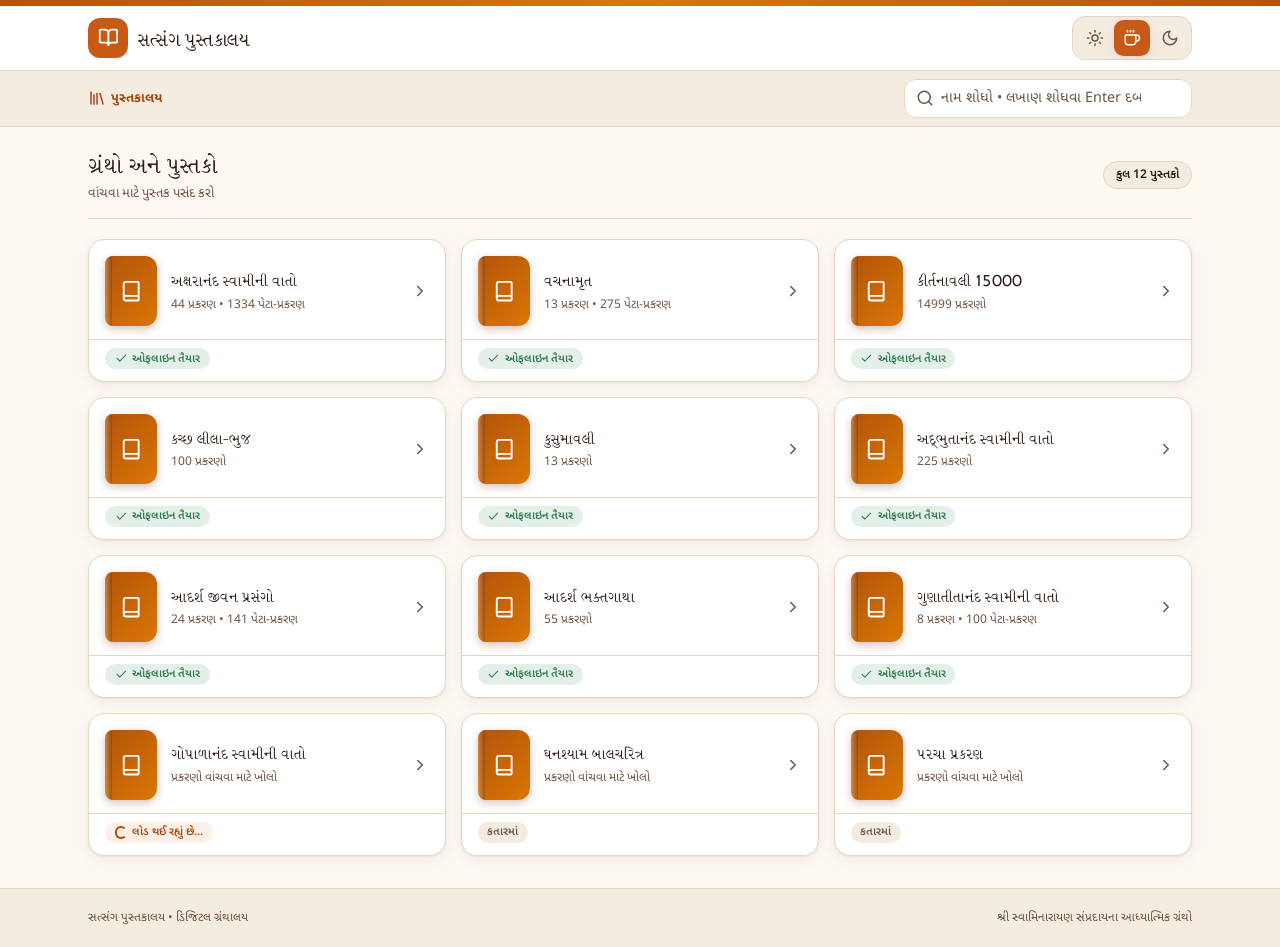
<file: index.html>
<!DOCTYPE html>
<html lang="gu" data-theme="sepia">
<head>
  <meta charset="UTF-8">
  <meta name="viewport" content="width=device-width, initial-scale=1, viewport-fit=cover">
  <title>સત્સંગ પુસ્તકાલય</title>
  <meta name="description" content="શ્રી સ્વામિનારાયણ સંપ્રદાયના આધ્યાત્મિક ગ્રંથોનું ડિજિટલ ગ્રંથાલય">
  <meta name="theme-color" content="#c85a17">
  <meta name="mobile-web-app-capable" content="yes">
  <meta name="apple-mobile-web-app-capable" content="yes">
  <meta name="apple-mobile-web-app-status-bar-style" content="default">
  <meta name="apple-mobile-web-app-title" content="સત્સંગ પુસ્તકાલય">
  <link rel="manifest" href="manifest.webmanifest">
  <link rel="icon" href="icons/icon.svg" type="image/svg+xml">
  <link rel="apple-touch-icon" href="icons/apple-touch-icon.png">
  <link rel="preconnect" href="https://fonts.googleapis.com">
  <link rel="preconnect" href="https://fonts.gstatic.com" crossorigin>
  <link href="https://fonts.googleapis.com/css2?family=Noto+Sans+Gujarati:wght@400;500;600;700&family=Noto+Serif+Gujarati:wght@400;600;700&display=swap" rel="stylesheet">
  <link rel="stylesheet" href="css/styles.css">
  <script>
    /* થીમ પહેલેથી લાગુ કરો, જેથી પેજ ખૂલતાં રંગ ઝબકે નહીં */
    try { var t = localStorage.getItem('sp.theme'); if (t) document.documentElement.dataset.theme = t; } catch (e) {}
  </script>
</head>
<body>
  <!-- આઇકન (એક જ વાર, બધે <use> થી વપરાય છે) -->
  <svg width="0" height="0" style="position:absolute" aria-hidden="true" focusable="false">
    <defs>
      <symbol id="i-book" viewBox="0 0 24 24"><path d="M4 19.5v-15A2.5 2.5 0 0 1 6.5 2H19a1 1 0 0 1 1 1v18a1 1 0 0 1-1 1H6.5a1 1 0 0 1 0-5H20"/></symbol>
      <symbol id="i-book-open" viewBox="0 0 24 24"><path d="M12 7v14"/><path d="M3 18a1 1 0 0 1-1-1V4a1 1 0 0 1 1-1h5a4 4 0 0 1 4 4 4 4 0 0 1 4-4h5a1 1 0 0 1 1 1v13a1 1 0 0 1-1 1h-6a3 3 0 0 0-3 3 3 3 0 0 0-3-3z"/></symbol>
      <symbol id="i-download" viewBox="0 0 24 24"><path d="M21 15v4a2 2 0 0 1-2 2H5a2 2 0 0 1-2-2v-4"/><path d="m7 10 5 5 5-5"/><path d="M12 15V3"/></symbol>
      <symbol id="i-sun" viewBox="0 0 24 24"><circle cx="12" cy="12" r="4"/><path d="M12 2v2"/><path d="M12 20v2"/><path d="m4.93 4.93 1.41 1.41"/><path d="m17.66 17.66 1.41 1.41"/><path d="M2 12h2"/><path d="M20 12h2"/><path d="m6.34 17.66-1.41 1.41"/><path d="m19.07 4.93-1.41 1.41"/></symbol>
      <symbol id="i-coffee" viewBox="0 0 24 24"><path d="M10 2v2"/><path d="M14 2v2"/><path d="M16 8a1 1 0 0 1 1 1v8a4 4 0 0 1-4 4H7a4 4 0 0 1-4-4V9a1 1 0 0 1 1-1h14a4 4 0 1 1 0 8h-1"/><path d="M6 2v2"/></symbol>
      <symbol id="i-moon" viewBox="0 0 24 24"><path d="M12 3a6 6 0 0 0 9 9 9 9 0 1 1-9-9Z"/></symbol>
      <symbol id="i-search" viewBox="0 0 24 24"><circle cx="11" cy="11" r="8"/><path d="m21 21-4.3-4.3"/></symbol>
      <symbol id="i-x" viewBox="0 0 24 24"><path d="M18 6 6 18"/><path d="m6 6 12 12"/></symbol>
      <symbol id="i-arrow-left" viewBox="0 0 24 24"><path d="m12 19-7-7 7-7"/><path d="M19 12H5"/></symbol>
      <symbol id="i-chevron-right" viewBox="0 0 24 24"><path d="m9 18 6-6-6-6"/></symbol>
      <symbol id="i-chevron-left" viewBox="0 0 24 24"><path d="m15 18-6-6 6-6"/></symbol>
      <symbol id="i-copy" viewBox="0 0 24 24"><rect width="14" height="14" x="8" y="8" rx="2" ry="2"/><path d="M4 16c-1.1 0-2-.9-2-2V4c0-1.1.9-2 2-2h10c1.1 0 2 .9 2 2"/></symbol>
      <symbol id="i-library" viewBox="0 0 24 24"><path d="m16 6 4 14"/><path d="M12 6v14"/><path d="M8 8v12"/><path d="M4 4v16"/></symbol>
      <symbol id="i-check" viewBox="0 0 24 24"><path d="M20 6 9 17l-5-5"/></symbol>
      <symbol id="i-refresh" viewBox="0 0 24 24"><path d="M3 12a9 9 0 0 1 9-9 9.75 9.75 0 0 1 6.74 2.74L21 8"/><path d="M21 3v5h-5"/><path d="M21 12a9 9 0 0 1-9 9 9.75 9.75 0 0 1-6.74-2.74L3 16"/><path d="M8 16H3v5"/></symbol>
      <symbol id="i-alert" viewBox="0 0 24 24"><circle cx="12" cy="12" r="10"/><path d="M12 8v4"/><path d="M12 16h.01"/></symbol>
      <symbol id="i-file" viewBox="0 0 24 24"><path d="M15 2H6a2 2 0 0 0-2 2v16a2 2 0 0 0 2 2h12a2 2 0 0 0 2-2V7Z"/><path d="M14 2v4a2 2 0 0 0 2 2h4"/><path d="M10 9H8"/><path d="M16 13H8"/><path d="M16 17H8"/></symbol>
      <symbol id="i-list" viewBox="0 0 24 24"><path d="M3 6h.01"/><path d="M3 12h.01"/><path d="M3 18h.01"/><path d="M8 6h13"/><path d="M8 12h13"/><path d="M8 18h13"/></symbol>
      <symbol id="i-check-circle" viewBox="0 0 24 24"><path d="M21.801 10A10 10 0 1 1 17 3.335"/><path d="m9 11 3 3L22 4"/></symbol>
    </defs>
  </svg>

  <a class="skip-link" href="#view">મુખ્ય સામગ્રી પર જાઓ</a>
  <div class="accent-bar" aria-hidden="true"></div>

  <header class="app-header">
    <div class="container app-header__row">
      <a class="brand" href="#/" aria-label="સત્સંગ પુસ્તકાલય, મુખ્ય પાનું">
        <span class="brand__mark"><svg class="icon" aria-hidden="true"><use href="#i-book-open"/></svg></span>
        <span class="brand__name">સત્સંગ પુસ્તકાલય</span>
      </a>
      <div class="app-header__tools">
        <span id="offline-badge" class="chip chip--muted" hidden>ઓફલાઇન</span>
        <button id="btn-install" class="btn btn--soft btn--sm" type="button" hidden>
          <svg class="icon" aria-hidden="true"><use href="#i-download"/></svg><span>એપ ઇન્સ્ટોલ</span>
        </button>
        <div class="segmented" role="group" aria-label="થીમ">
          <button type="button" data-theme-btn="light" aria-pressed="false" aria-label="લાઇટ મોડ" title="લાઇટ"><svg class="icon" aria-hidden="true"><use href="#i-sun"/></svg></button>
          <button type="button" data-theme-btn="sepia" aria-pressed="true" aria-label="સેપિયા મોડ" title="સેપિયા"><svg class="icon" aria-hidden="true"><use href="#i-coffee"/></svg></button>
          <button type="button" data-theme-btn="dark" aria-pressed="false" aria-label="ડાર્ક મોડ" title="ડાર્ક"><svg class="icon" aria-hidden="true"><use href="#i-moon"/></svg></button>
        </div>
      </div>
    </div>

    <div class="subbar">
      <div class="container subbar__row">
        <nav id="breadcrumbs" class="crumbs" aria-label="તમે અહીં છો"></nav>
        <div id="search-container" class="search">
          <svg class="icon search__icon" aria-hidden="true"><use href="#i-search"/></svg>
          <input id="search-input" class="search__input" type="search" placeholder="નામ શોધો • લખાણ શોધવા Enter દબાવો" autocomplete="off" enterkeyhint="search" aria-label="શોધો">
          <button id="clear-search" class="search__clear" type="button" aria-label="શોધ સાફ કરો" hidden><svg class="icon" aria-hidden="true"><use href="#i-x"/></svg></button>
        </div>
      </div>
    </div>
  </header>

  <main class="container main">
    <div id="toast" class="toast" role="status" aria-live="polite" hidden>
      <svg class="icon" aria-hidden="true"><use href="#i-check-circle"/></svg>
      <p id="toast-message"></p>
      <button type="button" data-action="hide-toast" aria-label="બંધ કરો"><svg class="icon" aria-hidden="true"><use href="#i-x"/></svg></button>
    </div>
    <div id="view" class="view" tabindex="-1">
      <noscript><p class="panel panel--center">આ એપ ચલાવવા માટે JavaScript ચાલુ હોવું જરૂરી છે.</p></noscript>
    </div>
  </main>

  <footer class="footer">
    <div class="container footer__row">
      <p>સત્સંગ પુસ્તકાલય • ડિજિટલ ગ્રંથાલય</p>
      <p>શ્રી સ્વામિનારાયણ સંપ્રદાયના આધ્યાત્મિક ગ્રંથો</p>
    </div>
  </footer>

  <dialog id="install-dialog" class="dialog" aria-labelledby="install-title">
    <h3 id="install-title">એપ તરીકે ઇન્સ્ટોલ કરો</h3>
    <ol>
      <li>iPhone / iPad માં Safari ખોલીને નીચે <strong>Share (શેર)</strong> બટન દબાવો.</li>
      <li><strong>“Add to Home Screen”</strong> પસંદ કરો.</li>
      <li>ઉપર જમણી બાજુ <strong>“Add”</strong> દબાવો.</li>
    </ol>
    <button class="btn btn--primary btn--block" type="button" data-close>સમજાઈ ગયું</button>
  </dialog>

  <script type="module" src="js/app.js"></script>
</body>
</html>
</file>
<file: css/styles.css>
/* સત્સંગ પુસ્તકાલય: સ્ટાઇલ. બાહ્ય CSS framework વગર. */

/* ---------- ફોન્ટ ----------
   ફાઇલ: fonts/Bhujmandir Hari.ttf (નામ અને મોટા-નાના અક્ષર બરાબર આ જ, GitHub Pages case-sensitive છે).
   એક જ ફાઇલ છે, એટલે weight 100-900 જાહેર કર્યું: બ્રાઉઝર નકલી "bold" બનાવીને અક્ષર બગાડતું નથી.
   ફાઇલ ન મળે કે કોઈ અક્ષર ન હોય તો Noto Serif Gujarati વપરાય. */
@font-face {
  font-family: 'Bhujmandir Hari';
  src: url('../fonts/Bhujmandir%20Hari.ttf') format('truetype');
  font-weight: 100 900;
  font-style: normal;
  font-display: swap;
}

/* ---------- થીમ ---------- */
:root,
:root[data-theme='sepia'] {
  --font-serif: 'Bhujmandir Hari', 'Noto Serif Gujarati', serif;
  --bg: #fdf8f2;
  --bg-2: #f4ebe1;
  --card: #ffffff;
  --text: #2c1e16;
  --text-2: #6e5544;
  --accent: #c85a17;
  --accent-text: #a8470f;
  --accent-soft: #fef0e6;
  --on-accent: #ffffff;
  --border: #e6d7c3;
  --paper: #fbf5ec;
  --ok: #2f7d4f;
  --err: #b42318;
  --theme-color: #c85a17;
  --shadow: 0 1px 2px rgba(60, 30, 10, 0.06), 0 4px 14px rgba(60, 30, 10, 0.06);
  color-scheme: light;
}
:root[data-theme='light'] {
  --bg: #f8fafc;
  --bg-2: #f1f5f9;
  --card: #ffffff;
  --text: #0f172a;
  --text-2: #475569;
  --accent: #d97706;
  --accent-text: #a85a00;
  --accent-soft: #fef3c7;
  --border: #e2e8f0;
  --paper: #ffffff;
  --theme-color: #d97706;
  --shadow: 0 1px 2px rgba(15, 23, 42, 0.06), 0 4px 14px rgba(15, 23, 42, 0.06);
}
:root[data-theme='dark'] {
  --bg: #12161f;
  --bg-2: #1e2433;
  --card: #1a202c;
  --text: #e2e8f0;
  --text-2: #9aa8bd;
  --accent: #f59e0b;
  --accent-text: #fbbf24;
  --accent-soft: #2d2318;
  --on-accent: #1a1204;
  --border: #2d3748;
  --paper: #171c26;
  --ok: #5fc58a;
  --err: #f97066;
  --theme-color: #12161f;
  --shadow: 0 1px 2px rgba(0, 0, 0, 0.4), 0 4px 14px rgba(0, 0, 0, 0.3);
  color-scheme: dark;
}

/* ---------- આધાર ---------- */
*,
*::before,
*::after {
  box-sizing: border-box;
}
html {
  -webkit-text-size-adjust: 100%;
}
body {
  margin: 0;
  min-height: 100vh;
  min-height: 100dvh;
  display: flex;
  flex-direction: column;
  background: var(--bg);
  color: var(--text);
  font-family: 'Noto Sans Gujarati', system-ui, -apple-system, 'Segoe UI', sans-serif;
  line-height: 1.5;
  transition: background-color 0.25s ease, color 0.25s ease;
}
h1,
h2,
h3,
p {
  margin: 0;
}
a {
  color: inherit;
  text-decoration: none;
}
button {
  font: inherit;
  color: inherit;
  cursor: pointer;
  background: none;
  border: 0;
  padding: 0;
  touch-action: manipulation;
}
[hidden] {
  display: none !important;
}
:focus-visible {
  outline: 2px solid var(--accent);
  outline-offset: 2px;
  border-radius: 6px;
}
::selection {
  background: var(--accent);
  color: var(--on-accent);
}
.muted {
  color: var(--text-2);
}
.center {
  text-align: center;
}
.icon {
  width: 1.125rem;
  height: 1.125rem;
  flex: none;
  fill: none;
  stroke: currentColor;
  stroke-width: 2;
  stroke-linecap: round;
  stroke-linejoin: round;
}
.container {
  width: 100%;
  max-width: 72rem;
  margin-inline: auto;
  padding-inline: 1rem;
}
@media (min-width: 640px) {
  .container {
    padding-inline: 1.5rem;
  }
}
.skip-link {
  position: absolute;
  left: 0.5rem;
  top: -4rem;
  z-index: 100;
  background: var(--accent);
  color: var(--on-accent);
  padding: 0.5rem 0.9rem;
  border-radius: 0.5rem;
}
.skip-link:focus {
  top: 0.5rem;
}

/* ---------- હેડર ---------- */
.accent-bar {
  height: 6px;
  background: linear-gradient(90deg, #b45309, #d97706 50%, #b45309);
}
.app-header {
  background: var(--card);
  border-bottom: 1px solid var(--border);
}
.app-header__row {
  display: flex;
  align-items: center;
  justify-content: space-between;
  gap: 0.5rem;
  padding-block: 0.6rem;
}
.brand {
  display: flex;
  align-items: center;
  gap: 0.65rem;
  min-width: 0;
}
.brand__mark {
  width: 2.5rem;
  height: 2.5rem;
  border-radius: 0.75rem;
  background: var(--accent);
  color: var(--on-accent);
  display: grid;
  place-items: center;
  flex: none;
}
.brand__mark .icon {
  width: 1.3rem;
  height: 1.3rem;
}
.brand__name {
  font-family: var(--font-serif);
  font-weight: 700;
  font-size: 1.125rem;
  letter-spacing: -0.01em;
  white-space: nowrap;
  overflow: hidden;
  text-overflow: ellipsis;
}
@media (min-width: 640px) {
  .brand__name {
    font-size: 1.35rem;
  }
}
.app-header__tools {
  display: flex;
  align-items: center;
  gap: 0.4rem;
  flex: none;
}
.segmented {
  display: flex;
  padding: 0.2rem;
  gap: 0.1rem;
  background: var(--bg-2);
  border: 1px solid var(--border);
  border-radius: 0.8rem;
}
.segmented button {
  width: 2.25rem;
  height: 2.25rem;
  border-radius: 0.6rem;
  display: grid;
  place-items: center;
  color: var(--text-2);
}
.segmented button[aria-pressed='true'] {
  background: var(--accent);
  color: var(--on-accent);
  box-shadow: var(--shadow);
}
@media (max-width: 420px) {
  .btn--soft span {
    display: none;
  }
}

.subbar {
  background: var(--bg-2);
  border-top: 1px solid var(--border);
}
.subbar__row {
  display: flex;
  flex-direction: column;
  gap: 0.5rem;
  padding-block: 0.5rem;
}
@media (min-width: 640px) {
  .subbar__row {
    flex-direction: row;
    align-items: center;
    justify-content: space-between;
  }
}
.crumbs {
  display: flex;
  align-items: center;
  gap: 0.35rem;
  overflow-x: auto;
  white-space: nowrap;
  font-size: 0.8125rem;
  scrollbar-width: none;
  min-width: 0;
}
.crumbs::-webkit-scrollbar {
  display: none;
}
.crumb {
  display: inline-flex;
  align-items: center;
  gap: 0.3rem;
  padding-block: 0.25rem;
  color: var(--text-2);
  flex: none;
  max-width: 14rem;
  overflow: hidden;
  text-overflow: ellipsis;
}
.crumb:hover {
  color: var(--text);
}
.crumb.is-current {
  color: var(--accent-text);
  font-weight: 700;
}
.crumb__sep {
  width: 0.9rem;
  height: 0.9rem;
  color: var(--text-2);
  opacity: 0.7;
}
.search {
  position: relative;
  width: 100%;
}
@media (min-width: 640px) {
  .search {
    width: 18rem;
  }
}
.search__icon {
  position: absolute;
  left: 0.75rem;
  top: 50%;
  transform: translateY(-50%);
  color: var(--text-2);
  pointer-events: none;
}
.search__input {
  width: 100%;
  font: inherit;
  font-size: 0.9rem;
  color: var(--text);
  background: var(--card);
  border: 1px solid var(--border);
  border-radius: 0.75rem;
  padding: 0.5rem 2.25rem 0.5rem 2.25rem;
  -webkit-appearance: none;
  appearance: none;
}
.search__input::placeholder {
  color: var(--text-2);
}
.search__input:focus {
  outline: 2px solid var(--accent);
  outline-offset: 0;
}
.search__clear {
  position: absolute;
  right: 0.3rem;
  top: 50%;
  transform: translateY(-50%);
  padding: 0.4rem;
  color: var(--text-2);
}

/* ---------- બટન અને નાના ઘટકો ---------- */
.btn {
  display: inline-flex;
  align-items: center;
  justify-content: center;
  gap: 0.5rem;
  padding: 0.55rem 0.95rem;
  border-radius: 0.75rem;
  border: 1px solid var(--border);
  background: var(--bg-2);
  font-size: 0.875rem;
  font-weight: 600;
  transition: opacity 0.15s, transform 0.1s;
}
.btn:hover {
  opacity: 0.85;
}
.btn:active {
  transform: scale(0.97);
}
.btn--sm {
  padding: 0.4rem 0.7rem;
  font-size: 0.75rem;
}
.btn--soft {
  background: var(--accent-soft);
  color: var(--accent-text);
}
.btn--primary {
  background: var(--accent);
  border-color: var(--accent);
  color: var(--on-accent);
}
.btn--block {
  width: 100%;
}
.btn-row {
  display: flex;
  flex-wrap: wrap;
  gap: 0.5rem;
  justify-content: center;
}
.icon-btn {
  display: inline-grid;
  place-items: center;
  width: 2.6rem;
  height: 2.6rem;
  border-radius: 0.75rem;
  background: var(--bg-2);
  border: 1px solid var(--border);
  flex: none;
}
.icon-btn--sm {
  width: 2.1rem;
  height: 2.1rem;
}
.link-btn {
  display: inline-flex;
  align-items: center;
  gap: 0.3rem;
  font-size: 0.75rem;
  font-weight: 600;
  color: var(--accent-text);
  padding: 0.2rem 0.3rem;
}
.chip {
  display: inline-flex;
  align-items: center;
  gap: 0.3rem;
  padding: 0.15rem 0.6rem;
  border-radius: 999px;
  font-size: 0.6875rem;
  font-weight: 600;
  white-space: nowrap;
}
.chip .icon {
  width: 0.8rem;
  height: 0.8rem;
}
.chip--ok {
  color: var(--ok);
  background: color-mix(in srgb, var(--ok) 12%, transparent);
}
.chip--error {
  color: var(--err);
  background: color-mix(in srgb, var(--err) 12%, transparent);
}
.chip--busy,
.chip--accent {
  color: var(--accent-text);
  background: var(--accent-soft);
}
.chip--muted {
  color: var(--text-2);
  background: var(--bg-2);
}
.pill {
  font-size: 0.75rem;
  font-weight: 600;
  padding: 0.25rem 0.75rem;
  border-radius: 999px;
  background: var(--bg-2);
  border: 1px solid var(--border);
  white-space: nowrap;
}
.spinner {
  width: 0.8rem;
  height: 0.8rem;
  border-radius: 50%;
  border: 2px solid currentColor;
  border-right-color: transparent;
  animation: spin 0.8s linear infinite;
}
.spinner--lg {
  width: 2rem;
  height: 2rem;
  color: var(--accent);
  border-width: 3px;
}
@keyframes spin {
  to {
    transform: rotate(360deg);
  }
}

/* ---------- મુખ્ય ભાગ ---------- */
.main {
  flex: 1;
  padding-block: 1.25rem 2rem;
}
.view {
  outline: none;
}
.view > * + * {
  margin-top: 1.25rem;
}
.page-head {
  display: flex;
  align-items: center;
  justify-content: space-between;
  gap: 0.75rem;
}
.page-head:not(.page-head--card) {
  padding-bottom: 0.9rem;
  border-bottom: 1px solid var(--border);
}
.page-head--card {
  justify-content: flex-start;
  align-items: flex-start;
  gap: 0.9rem;
  padding: 1rem;
  background: var(--card);
  border: 1px solid var(--border);
  border-radius: 1rem;
  box-shadow: var(--shadow);
}
.page-head__grow {
  min-width: 0;
  flex: 1;
}
.page-head__title {
  font-family: var(--font-serif);
  font-size: 1.3rem;
  line-height: 1.35;
  font-weight: 700;
}
.page-head--card .page-head__title {
  margin-top: 0.35rem;
}
@media (min-width: 640px) {
  .page-head__title {
    font-size: 1.6rem;
  }
  .page-head--card {
    padding: 1.4rem;
  }
}
.page-head__sub,
.page-head__eyebrow {
  font-size: 0.8125rem;
  color: var(--text-2);
  margin-top: 0.15rem;
}
.page-head__eyebrow {
  color: var(--accent-text);
  font-weight: 600;
  margin: 0;
}

/* ---------- આગળ વાંચો ---------- */
.resume {
  display: flex;
  align-items: center;
  gap: 0.9rem;
  padding: 0.85rem 1rem;
  background: var(--accent-soft);
  border: 1px solid var(--accent);
  border-radius: 1rem;
  transition: transform 0.1s;
}
.resume:active {
  transform: scale(0.99);
}
.resume__icon {
  width: 2.5rem;
  height: 2.5rem;
  flex: none;
  display: grid;
  place-items: center;
  border-radius: 0.75rem;
  background: var(--accent);
  color: var(--on-accent);
}
.resume__text {
  flex: 1;
  min-width: 0;
  display: flex;
  flex-direction: column;
}
.resume__label {
  font-size: 0.75rem;
  font-weight: 700;
  color: var(--accent-text);
}
.resume__title {
  font-weight: 600;
  font-size: 0.95rem;
  overflow: hidden;
  text-overflow: ellipsis;
  white-space: nowrap;
}
.resume__go {
  color: var(--accent-text);
}

/* ---------- બુક કાર્ડ ---------- */
.book-grid {
  display: grid;
  gap: 0.9rem;
  grid-template-columns: repeat(auto-fill, minmax(min(100%, 19rem), 1fr));
}
.book-card {
  display: flex;
  flex-direction: column;
  background: var(--card);
  border: 1px solid var(--border);
  border-radius: 1rem;
  box-shadow: var(--shadow);
  overflow: hidden;
  transition: border-color 0.15s, box-shadow 0.15s, transform 0.15s;
}
.book-card:hover {
  border-color: var(--accent);
}
.book-card__main {
  display: flex;
  align-items: center;
  gap: 0.9rem;
  padding: 1rem 1rem 0.8rem;
}
.book-card__main:active {
  transform: scale(0.99);
}
.book-cover {
  position: relative;
  width: 3.25rem;
  height: 4.4rem;
  flex: none;
  display: grid;
  place-items: center;
  border-radius: 0.5rem 0.75rem 0.75rem 0.5rem;
  color: #fff;
  background: linear-gradient(135deg, #b45309, #d97706);
  box-shadow: 0 3px 8px rgba(120, 53, 15, 0.3);
}
.book-cover .icon {
  width: 1.4rem;
  height: 1.4rem;
}
.book-cover__spine {
  position: absolute;
  inset: 0 auto 0 0;
  width: 0.45rem;
  border-radius: 0.5rem 0 0 0.5rem;
  background: linear-gradient(90deg, rgba(255, 255, 255, 0.25), rgba(0, 0, 0, 0.18));
}
.book-card__text {
  flex: 1;
  min-width: 0;
}
.book-card__title {
  font-family: var(--font-serif);
  font-size: 1.05rem;
  font-weight: 700;
  line-height: 1.4;
  display: -webkit-box;
  -webkit-line-clamp: 2;
  -webkit-box-orient: vertical;
  overflow: hidden;
}
.book-card__meta {
  margin-top: 0.2rem;
  font-size: 0.75rem;
  color: var(--text-2);
}
.book-card__go {
  color: var(--text-2);
  transition: transform 0.15s, color 0.15s;
}
.book-card:hover .book-card__go {
  color: var(--accent-text);
  transform: translateX(3px);
}
.book-card__foot {
  display: flex;
  align-items: center;
  gap: 0.5rem;
  flex-wrap: wrap;
  min-height: 2.5rem;
  padding: 0.5rem 1rem 0.75rem;
  border-top: 1px solid var(--border);
}

/* ---------- યાદી ---------- */
.list {
  display: grid;
  gap: 0.6rem;
}
.list-item {
  display: flex;
  align-items: center;
  gap: 0.85rem;
  padding: 0.85rem 1rem;
  background: var(--card);
  border: 1px solid var(--border);
  border-radius: 1rem;
  box-shadow: var(--shadow);
  transition: border-color 0.15s, transform 0.1s;
}
.list-item:hover {
  border-color: var(--accent);
}
.list-item:active {
  transform: scale(0.99);
}
.list-item__num {
  width: 2.2rem;
  height: 2.2rem;
  flex: none;
  display: grid;
  place-items: center;
  border-radius: 0.65rem;
  font-size: 0.8rem;
  font-weight: 700;
  background: var(--accent-soft);
  color: var(--accent-text);
}
.list-item__num--soft {
  background: var(--bg-2);
  color: var(--text-2);
}
.list-item__body {
  flex: 1;
  min-width: 0;
  display: flex;
  flex-direction: column;
  gap: 0.35rem;
}
.list-item__title {
  font-family: var(--font-serif);
  font-weight: 700;
  font-size: 1.02rem;
  line-height: 1.4;
}
.list-item__title--sm {
  font-weight: 600;
  font-size: 0.95rem;
}
.list-item__badge {
  display: flex;
}
.list-item__read {
  display: none;
  font-size: 0.75rem;
  font-weight: 600;
  color: var(--accent-text);
}
@media (min-width: 640px) {
  .list-item {
    padding: 1rem 1.25rem;
  }
  .list-item__read {
    display: inline;
  }
}
.list-item__go {
  color: var(--text-2);
  transition: transform 0.15s;
}
.list-item:hover .list-item__go {
  transform: translateX(3px);
  color: var(--accent-text);
}

/* ---------- પેનલ / સ્કેલેટન ---------- */
.panel {
  padding: 1.5rem;
  background: var(--card);
  border: 1px solid var(--border);
  border-radius: 1rem;
}
.panel--center {
  display: flex;
  flex-direction: column;
  align-items: center;
  gap: 0.6rem;
  padding: 3rem 1.5rem;
  text-align: center;
}
.panel__icon {
  width: 2.2rem;
  height: 2.2rem;
  color: var(--text-2);
}
.panel__title {
  font-family: var(--font-serif);
  font-weight: 700;
  font-size: 1.1rem;
}
.panel__text {
  color: var(--text-2);
  font-size: 0.875rem;
}
.skeleton {
  height: 9.5rem;
  background: linear-gradient(100deg, var(--bg-2) 30%, var(--card) 50%, var(--bg-2) 70%);
  background-size: 300% 100%;
  animation: shimmer 1.4s ease-in-out infinite;
}
@keyframes shimmer {
  from {
    background-position: 100% 0;
  }
  to {
    background-position: 0 0;
  }
}

/* ---------- વાંચન ---------- */
.reader {
  max-width: 50rem;
  margin-inline: auto;
}
.reader > * + * {
  margin-top: 1rem;
}
.reader__toolbar {
  display: flex;
  align-items: center;
  justify-content: space-between;
  flex-wrap: wrap;
  gap: 0.75rem;
  padding: 0.75rem 1rem;
  background: var(--card);
  border: 1px solid var(--border);
  border-radius: 1rem;
  box-shadow: var(--shadow);
}
.reader__controls {
  display: flex;
  align-items: center;
  gap: 0.5rem;
  flex-wrap: wrap;
}
.stepper {
  display: inline-flex;
  align-items: center;
  background: var(--bg-2);
  border: 1px solid var(--border);
  border-radius: 0.75rem;
  padding: 0.15rem;
}
.stepper button {
  padding: 0.35rem 0.7rem;
  border-radius: 0.55rem;
  font-weight: 700;
  font-size: 0.8rem;
}
.stepper button:hover {
  background: var(--card);
}
.stepper__value {
  min-width: 2.4rem;
  text-align: center;
  font-size: 0.75rem;
  color: var(--text-2);
}
.paper {
  background: var(--paper);
  border: 1px solid var(--border);
  border-radius: 1.25rem;
  box-shadow: var(--shadow);
  padding: 1.25rem 1.1rem;
}
@media (min-width: 640px) {
  .paper {
    padding: 2.5rem 3rem;
    border-radius: 1.5rem;
  }
}
.paper__head {
  text-align: center;
  padding-bottom: 1.1rem;
  margin-bottom: 1.5rem;
  border-bottom: 1px solid var(--border);
}
.paper__meta {
  font-size: 0.8125rem;
  font-weight: 600;
  color: var(--accent-text);
  margin-bottom: 0.4rem;
}
.paper__title {
  font-family: var(--font-serif);
  font-size: 1.4rem;
  line-height: 1.45;
  font-weight: 700;
}
@media (min-width: 640px) {
  .paper__title {
    font-size: 2rem;
  }
}
.reader-body {
  line-height: 1.9;
  overflow-wrap: anywhere;
}
.reader-body.is-serif {
  font-family: var(--font-serif);
}
.reader-body.is-sans {
  font-family: 'Noto Sans Gujarati', sans-serif;
}
.reader-body p {
  margin-bottom: 1.2em;
  text-align: justify;
}
.reader-body .shloka {
  margin: 1.4rem 0;
  padding: 0.9rem 1.1rem;
  text-align: center;
  font-weight: 600;
  background: var(--accent-soft);
  border-left: 4px solid var(--accent);
  border-radius: 0.75rem;
}
.reader-body .is-flash {
  animation: flash 2.4s ease-out;
}
@keyframes flash {
  0%,
  40% {
    background: var(--accent-soft);
  }
  100% {
    background: transparent;
  }
}
.pager {
  display: grid;
  grid-template-columns: 1fr 1fr;
  gap: 0.7rem;
  padding-bottom: 1.5rem;
}
.pager__btn {
  display: flex;
  align-items: center;
  gap: 0.6rem;
  min-width: 0;
  padding: 0.8rem 0.9rem;
  background: var(--card);
  border: 1px solid var(--border);
  border-radius: 1rem;
  box-shadow: var(--shadow);
  transition: border-color 0.15s;
}
a.pager__btn:hover {
  border-color: var(--accent);
}
.pager__btn--next {
  justify-content: flex-end;
  text-align: right;
}
.pager__btn.is-disabled {
  opacity: 0.4;
}
.pager__text {
  display: flex;
  flex-direction: column;
  min-width: 0;
}
.pager__label {
  font-size: 0.6875rem;
  color: var(--text-2);
}
.pager__title {
  font-size: 0.8125rem;
  font-weight: 600;
  overflow: hidden;
  text-overflow: ellipsis;
  white-space: nowrap;
}
/* ---------- લખાણ શોધ ---------- */
.inline-link {
  color: var(--accent-text);
  font-weight: 600;
  text-decoration: underline;
}
mark {
  background: color-mix(in srgb, var(--accent) 35%, transparent);
  color: inherit;
  border-radius: 0.2em;
  padding: 0 0.1em;
}
.search-summary {
  font-size: 0.8125rem;
  color: var(--text-2);
}
.notice {
  display: flex;
  align-items: center;
  flex-wrap: wrap;
  gap: 0.6rem;
  padding: 0.7rem 1rem;
  border-radius: 1rem;
  background: var(--accent-soft);
  border: 1px solid var(--border);
  font-size: 0.8125rem;
}
.notice p {
  flex: 1;
  min-width: 12rem;
}
.result-group__title {
  display: flex;
  align-items: center;
  gap: 0.5rem;
  margin-bottom: 0.6rem;
  font-family: var(--font-serif);
  font-size: 1.05rem;
  color: var(--accent-text);
}
.result {
  display: flex;
  flex-direction: column;
  gap: 0.3rem;
  padding: 0.85rem 1rem;
  background: var(--card);
  border: 1px solid var(--border);
  border-radius: 1rem;
  box-shadow: var(--shadow);
  transition: border-color 0.15s;
}
.result:hover {
  border-color: var(--accent);
}
.result__top {
  display: flex;
  align-items: flex-start;
  justify-content: space-between;
  gap: 0.75rem;
}
.result__title {
  font-family: var(--font-serif);
  font-weight: 700;
  line-height: 1.4;
}
.result__context {
  font-size: 0.75rem;
  color: var(--accent-text);
}
.result__snippet {
  font-family: var(--font-serif);
  font-size: 0.9rem;
  line-height: 1.7;
  color: var(--text-2);
}

/* ---------- ટોસ્ટ / ડાયલોગ / ફૂટર ---------- */
.toast {
  display: flex;
  align-items: center;
  gap: 0.7rem;
  margin-bottom: 1rem;
  padding: 0.75rem 1rem;
  border-radius: 1rem;
  background: var(--accent-soft);
  border: 1px solid var(--border);
  font-size: 0.875rem;
  font-weight: 500;
}
.toast .icon:first-child {
  color: var(--accent-text);
}
.toast p {
  flex: 1;
}
.toast button {
  padding: 0.25rem;
  color: var(--text-2);
}
.dialog {
  width: min(92vw, 26rem);
  border: 1px solid var(--border);
  border-radius: 1.25rem;
  padding: 1.4rem;
  background: var(--card);
  color: var(--text);
  box-shadow: 0 20px 50px rgba(0, 0, 0, 0.3);
}
.dialog::backdrop {
  background: rgba(0, 0, 0, 0.5);
}
.dialog h3 {
  font-size: 1.1rem;
  margin-bottom: 0.75rem;
}
.dialog ol {
  margin: 0 0 1.1rem;
  padding-left: 1.2rem;
  color: var(--text-2);
  font-size: 0.875rem;
  line-height: 1.7;
}
.footer {
  background: var(--bg-2);
  border-top: 1px solid var(--border);
  padding-block: 1.25rem;
  font-size: 0.75rem;
  color: var(--text-2);
}
.footer__row {
  display: flex;
  flex-direction: column;
  align-items: center;
  gap: 0.25rem;
  text-align: center;
}
@media (min-width: 640px) {
  .footer__row {
    flex-direction: row;
    justify-content: space-between;
    text-align: left;
  }
}

/* ---------- ઓછી ગતિ / પ્રિન્ટ ---------- */
@media (prefers-reduced-motion: reduce) {
  *,
  *::before,
  *::after {
    animation-duration: 0.01ms !important;
    animation-iteration-count: 1 !important;
    transition-duration: 0.01ms !important;
  }
}
@media print {
  .accent-bar,
  .app-header,
  .reader__toolbar,
  .pager,
  .footer,
  .toast {
    display: none !important;
  }
  .paper {
    border: 0;
    box-shadow: none;
    padding: 0;
  }
  body {
    background: #fff;
    color: #000;
  }
}
</file>
